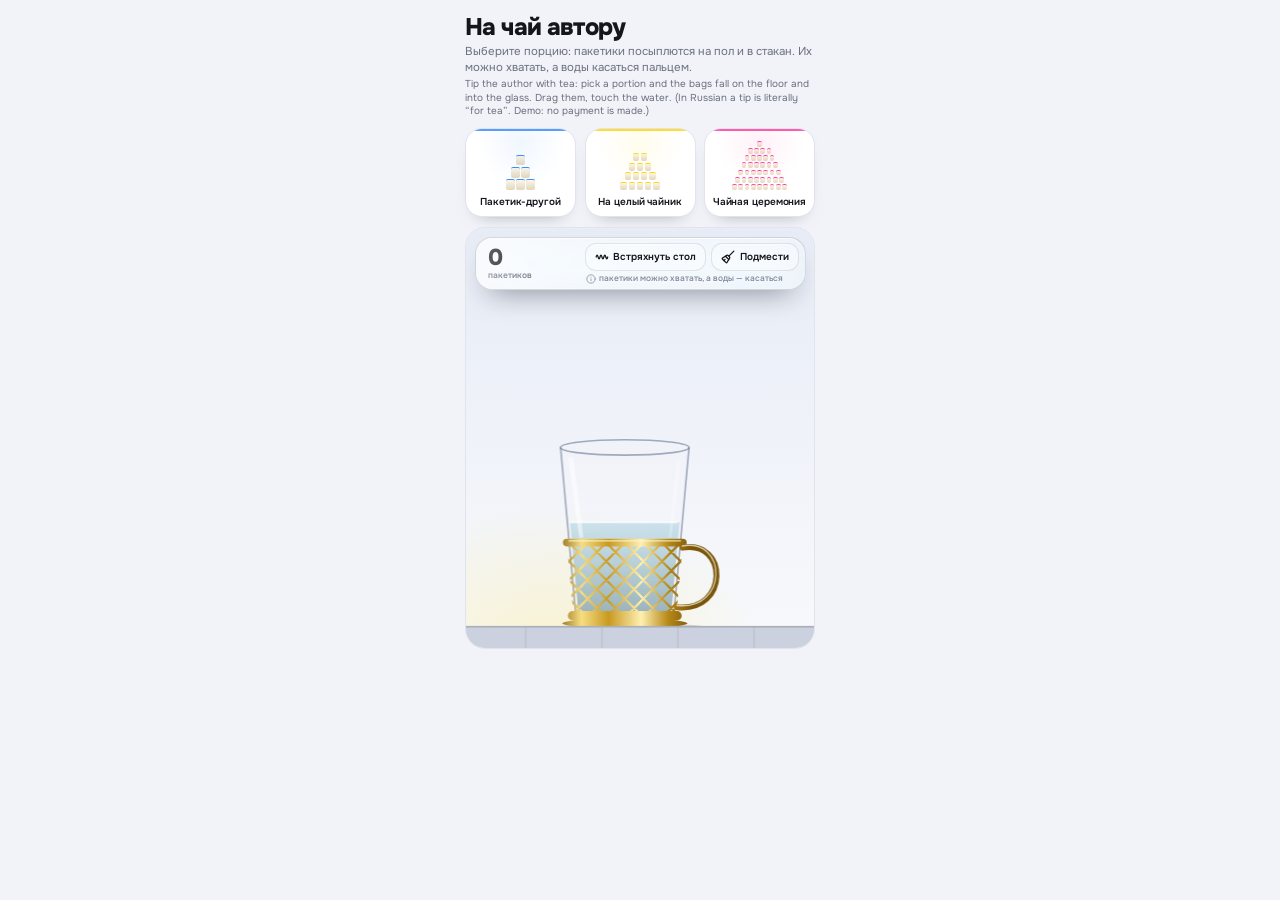
<file: prototypes/tea_station_interactive.html>
<!doctype html>
<html lang="ru"><head><meta charset="utf-8">
<meta name="viewport" content="width=device-width, initial-scale=1, viewport-fit=cover">
<title>На чай автору</title>
<link rel="preconnect" href="https://fonts.googleapis.com"><link rel="preconnect" href="https://fonts.gstatic.com" crossorigin>
<link href="https://fonts.googleapis.com/css2?family=Onest:wght@400;500;600;700;800&display=swap" rel="stylesheet">
<style>
:root{--bg:#F1F3F8;--card:#fff;--sky1:#E7ECF6;--sky2:#F8F9FC;--floor:#CBD1DE;--edge:rgba(60,80,115,.45);--ink:#15161C;--mute:#6B7080;--line:#E1E4EC;--ac:#FFD60A;box-sizing:border-box;padding-top:env(safe-area-inset-top,0px);padding-bottom:env(safe-area-inset-bottom,0px)}
@media(prefers-color-scheme:dark){:root:not([data-theme="light"]){--bg:#0D0F14;--card:#171920;--sky1:#10131A;--sky2:#1B1F2A;--floor:#262B38;--edge:rgba(190,215,255,.55);--ink:#F3F4F8;--mute:#8E93A3;--line:#272A35}}
:root[data-theme="dark"]{--bg:#0D0F14;--card:#171920;--sky1:#10131A;--sky2:#1B1F2A;--floor:#262B38;--edge:rgba(190,215,255,.55);--ink:#F3F4F8;--mute:#8E93A3;--line:#272A35}
*{box-sizing:border-box;-webkit-tap-highlight-color:transparent}
html{scroll-padding-top:env(safe-area-inset-top,0px)}
body{margin:0;min-height:100vh;background:var(--bg);color:var(--ink);font:400 12px/1.35 Onest,system-ui,sans-serif}
button{font:inherit;color:inherit;cursor:pointer}
.wrap{max-width:374px;margin:0 auto;padding:15px 12px 17px;display:grid;gap:10px}
h1{margin:0;font-size:24px;line-height:1.05;font-weight:800;letter-spacing:-.035em}
.sub{margin:4px 0 0;color:var(--mute);font-size:11.5px}.sub small{display:block;margin-top:2px;font-size:10px}
.chips{display:grid;grid-template-columns:repeat(3,1fr);gap:8.5px}
.chip{--t:#3A8DFF;position:relative;overflow:hidden;border:1px solid var(--line);background:var(--card);border-radius:17px;padding:8px 6px 9px;display:grid;justify-items:center;transition:transform .15s,box-shadow .25s;box-shadow:inset 0 1px 0 rgba(255,255,255,.5),0 8.5px 18px -14px rgba(20,22,30,.55)}
.chip::before{content:"";position:absolute;left:0;right:0;top:0;height:2.5px;background:var(--t);opacity:.85}
.chip::after{content:"";position:absolute;left:50%;top:-24px;width:96px;height:75px;margin-left:-48px;background:radial-gradient(circle,var(--t) 0%,transparent 72%);opacity:.07;transition:opacity .3s;pointer-events:none}
.chip:hover::after,.chip.pop::after{opacity:.16}
.pile{height:50px;display:flex;flex-direction:column-reverse;align-items:center;gap:1.5px;margin-top:3px}
.pile div{display:flex;gap:1.5px}
.pile i{width:var(--s);height:calc(var(--s)*1.2);border-radius:2px;background:linear-gradient(#FCF7EA,#E3D6BC);border-top:1.5px solid var(--t)}
.chip small{font-size:10px;font-weight:600;text-align:center;line-height:1.15;margin-top:6px;white-space:nowrap;display:block;letter-spacing:-.01em}
.chip:active{transform:scale(.96)}.chip.pop{animation:pp .5s cubic-bezier(.3,1.6,.5,1)}
.chip.pop .pile i{animation:jg .5s calc(var(--r)*45ms) cubic-bezier(.3,1.8,.5,1)}
@keyframes jg{40%{transform:translateY(-5px)}}
@keyframes pp{40%{transform:scale(1.05)}}
.stage{position:relative;border-radius:20px;overflow:hidden;background:linear-gradient(var(--sky1),var(--sky2));border:1px solid var(--line)}
canvas{position:relative;z-index:1;display:block;width:100%;touch-action:none;cursor:grab}canvas:active{cursor:grabbing}
.gp{position:absolute;z-index:3;left:8.5px;right:8.5px;top:8.5px;display:flex;align-items:center;gap:7px;padding:5px 6px 5px 12px;border-radius:17px;background:linear-gradient(135deg,color-mix(in srgb,var(--card) 52%,transparent),color-mix(in srgb,var(--card) 12%,transparent));border:1px solid color-mix(in srgb,var(--ink) 14%,transparent);backdrop-filter:blur(20px) saturate(1.9) brightness(1.05);-webkit-backdrop-filter:blur(20px) saturate(1.9) brightness(1.05);box-shadow:0 14px 30px -15px rgba(10,14,30,.55),inset 0 1px 0 rgba(255,255,255,.6),inset 0 -1px 0 rgba(255,255,255,.14)}
.gp::before{content:"";position:absolute;inset:0;border-radius:inherit;background:linear-gradient(115deg,rgba(255,255,255,.34),transparent 40%);pointer-events:none}
.cnt{display:grid;line-height:1;min-width:46px}.cnt b{font-size:23px;font-weight:800;letter-spacing:-.05em;display:inline-block;transform-origin:left bottom}.cnt span{font-size:8.5px;font-weight:600;color:var(--mute);margin-top:2.5px}
.cnt b.bump{animation:bm .35s cubic-bezier(.3,1.7,.5,1)}@keyframes bm{40%{transform:scale(1.28)}}
.gp .sp{flex:1}
.gp-col{display:flex;flex-direction:column;align-items:flex-start;gap:3px}
.gp-btns{display:flex;align-items:center;gap:5px}
.gb{display:inline-flex;align-items:center;gap:4.5px;height:28px;padding:0 9px;border:1px solid color-mix(in srgb,var(--ink) 10%,transparent);background:color-mix(in srgb,var(--card) 32%,transparent);box-shadow:inset 0 1px 0 rgba(255,255,255,.5);border-radius:11px;font-weight:600;font-size:10px;line-height:1;white-space:nowrap;transition:transform .12s,background .2s}
.gb:hover{background:color-mix(in srgb,var(--card) 85%,transparent)}.gb:active{transform:scale(.94)}.gb svg{flex:none}
.gb .lbl{font-size:10px;font-weight:600;line-height:1}
.gp-info{display:flex;align-items:center;gap:3.5px;font-size:8.5px;font-weight:500;color:var(--mute);opacity:.85;line-height:1.2;padding-left:1px}
.gp-info svg{flex:none;opacity:.8}
@media(max-width:350px){.gb .lbl{display:none}.gb{padding:0 6px}.gp-info{font-size:8px}}
.ts{position:absolute;z-index:4;left:50%;top:71px;transform:translate(-50%,0);background:var(--ink);color:var(--bg);font-weight:700;font-size:11px;padding:6px 11px;border-radius:99px;white-space:nowrap;opacity:0;pointer-events:none}
.ts.on{animation:tt 2.4s ease both}
@keyframes tt{0%{opacity:0;transform:translate(-50%,10px)}12%,80%{opacity:1;transform:translate(-50%,0)}100%{opacity:0;transform:translate(-50%,-8px)}}
.stage::before{content:"";position:absolute;inset:0;pointer-events:none;background:radial-gradient(306px 204px at 24% 100%,color-mix(in srgb,#FFD60A 18%,transparent),transparent 70%)}
button:focus-visible{outline:2px solid #3B82F6;outline-offset:2px}
@media(prefers-reduced-motion:reduce){.ts.on{animation:none;opacity:1}*{transition:none!important}}
</style></head>
<body>
<div class="wrap">
 <div><h1>На чай автору</h1><p class="sub">Выберите порцию: пакетики посыплются на пол и в стакан. Их можно хватать, а воды касаться пальцем.<small>Tip the author with tea: pick a portion and the bags fall on the floor and into the glass. Drag them, touch the water. (In Russian a tip is literally “for tea”. Demo: no payment is made.)</small></p></div>
 <div class="chips" id="chips"></div>
 <div class="stage">
  <canvas id="c" aria-label="Чайные пакетики падают на пол и в стакан с водой"></canvas>
  <div class="gp">
   <div class="cnt"><b id="tt">0</b><span id="tn">пакетиков</span></div>
   <div class="sp"></div>
   <div class="gp-col">
    <div class="gp-btns">
     <button class="gb" id="sk" aria-label="Встряхнуть стол">
      <svg width="14" height="14" viewBox="0 0 24 24" fill="none" stroke="currentColor" stroke-width="2.2" stroke-linecap="round" stroke-linejoin="round">
       <path d="M2 12c1.1-4 2.2-4 3.3 0s2.2 4 3.3 0 2.2-4 3.3 0 2.2 4 3.3 0 2.2-4 3.3 0 2.2 4 3.3 0"/>
      </svg>
      <span class="lbl">Встряхнуть стол</span>
     </button>
     <button class="gb" id="rs" aria-label="Подмести">
      <svg width="14" height="14" viewBox="0 0 24 24" fill="none" stroke="currentColor" stroke-width="2.2" stroke-linecap="round" stroke-linejoin="round">
       <path d="M13.5 10.5 22 2"/>
       <path d="M14.734 13.841a2 2 0 0 0-.314-2.42L12.58 9.58a2 2 0 0 0-2.421-.314l-7.657 4.461A1 1 0 0 0 2.3 15.3l6.403 6.403a1 1 0 0 0 1.571-.204z"/>
       <path d="m5 18 2-2"/>
       <path d="m7.699 10.7 5.602 5.601"/>
      </svg>
      <span class="lbl">Подмести</span>
     </button>
    </div>
    <div class="gp-info">
     <svg width="10" height="10" viewBox="0 0 24 24" fill="none" stroke="currentColor" stroke-width="2.2" stroke-linecap="round" stroke-linejoin="round"><circle cx="12" cy="12" r="10"/><path d="M12 16v-4"/><path d="M12 8h.01"/></svg>
     <span>пакетики можно хватать, а воды — касаться</span>
    </div>
   </div>
  </div>
  <div class="ts" id="ts"></div>
 </div>
</div>
<script>
const $=s=>document.querySelector(s),cv=$('#c'),x=cv.getContext('2d'),RM=matchMedia('(prefers-reduced-motion:reduce)').matches,R=Math.random;

// Коэффициент пропорционального уменьшения (ровно 85% от исходного размера)
const SCALE = 0.85;

// Пирамидки пакетиков в кнопках масштабированы строго на 0.85
const TIERS=[
  {n:6, d:2000, s:10.5*SCALE, t:'Пакетик-другой', c:'#3A8DFF'},
  {n:14, d:2800, s:7.8*SCALE, t:'На целый чайник', c:'#FFD60A'},
  {n:40, d:4200, s:5.6*SCALE, t:'Чайная церемония', c:'#FF3FA0'}
], TCOL={6:'#3A8DFF', 14:'#FFD60A', 40:'#FF3FA0'};

// Физика PBD и геометрия
const G=2000,SUB=8,MU=.6,CR=13,II=1/508,NW=30,A0=13800,LC=[[-12,-17],[12,-17],[-12,0],[12,0],[-12,17],[12,17]];
let W,H,FL,cx,rimY,dpr,floor='#CBD1DE',edge='rgba(60,80,115,.45)',SEG=[],B=[],dust=[],drops=[],pud=[],steam=[],drag=null,ptr={x:0,y:0},total=0,count=0;
let lv=0,Aw=A0,tea=0,hs=new Float32Array(NW),vs=new Float32Array(NW);
const hw=y=>58+18*((FL-14-y)/196)-3;

function rs(){
 const r=cv.parentNode.getBoundingClientRect();dpr=devicePixelRatio||1;
 const H_css = Math.max(350, Math.min(420, (innerHeight - r.top - scrollY - 50) * SCALE));
 cv.style.height = H_css + 'px';
 cv.width = r.width * dpr;
 cv.height = H_css * dpr;

 x.setTransform(dpr * SCALE, 0, 0, dpr * SCALE, 0, 0);

 W = r.width / SCALE;
 H = H_css / SCALE;
 FL = H - 26;
 cx = W / 2 - 18;
 rimY = FL - 210;

 const cs=getComputedStyle(document.documentElement);
 floor=cs.getPropertyValue('--floor').trim()||floor;
 edge=cs.getPropertyValue('--edge').trim()||edge;
 const y0=FL-98,y1=FL-12,P0=[cx+hw(y0+6)+6,y0+6],C1=[cx+122,y0-4],C2=[cx+124,y1-4],P3=[cx+hw(y1-10)+6,y1-10];
 const bz=t=>{const a=(1-t)**3,b=3*t*(1-t)**2,c=3*t*t*(1-t),d=t**3;return[a*P0[0]+b*C1[0]+c*C2[0]+d*P3[0],a*P0[1]+b*C1[1]+c*C2[1]+d*P3[1]]};
 const hp=[0,.25,.5,.75,1].map(bz);
 SEG=[[cx-76,rimY,cx-58,FL-14],[cx+76,rimY,cx+58,FL-14],[cx-58,FL-14,cx+58,FL-14],[cx-72,FL-8,cx-72,FL],[cx+72,FL-8,cx+72,FL]];
 for(let i=0;i<4;i++)SEG.push([...hp[i],...hp[i+1]]);
 lv=FL-14-Aw/128;
}
addEventListener('resize',rs);matchMedia('(prefers-color-scheme:dark)').addEventListener('change',rs);rs();

/* ---------- rigid bags: 6 circles each, position-based solver with friction ---------- */
const wp=(b,l)=>[b.x+l[0]*b.cs-l[1]*b.sn,b.y+l[0]*b.sn+l[1]*b.cs];
const pp=(b,l)=>[b.px+l[0]*b.pc-l[1]*b.ps,b.py+l[0]*b.ps+l[1]*b.pc];
function con(A,pA,C,pC,nx,ny,d,la,lc){
 const tx=-ny,ty=nx,ax=pA[0]-A.x,ay=pA[1]-A.y;let bx=0,by=0;
 let wn=1+II*(ax*ny-ay*nx)**2,wt=1+II*(ax*ty-ay*tx)**2;
 const qa=pp(A,la);let dt=(pA[0]-qa[0])*tx+(pA[1]-qa[1])*ty;
 if(C){bx=pC[0]-C.x;by=pC[1]-C.y;wn+=1+II*(bx*ny-by*nx)**2;wt+=1+II*(bx*ty-by*tx)**2;const qc=pp(C,lc);dt-=(pC[0]-qc[0])*tx+(pC[1]-qc[1])*ty}
 const lim=MU*d,c=Math.max(-lim,Math.min(lim,dt)),ln=d/wn,lt=-c/wt,Px=nx*ln+tx*lt,Py=ny*ln+ty*lt;
 A.x+=Px;A.y+=Py;A.a+=II*(ax*Py-ay*Px);A.cs=Math.cos(A.a);A.sn=Math.sin(A.a);
 if(C){C.x-=Px;C.y-=Py;C.a-=II*(bx*Py-by*Px);C.cs=Math.cos(C.a);C.sn=Math.sin(C.a)}
}
function seg(A,la,p,s){
 const dx=s[2]-s[0],dy=s[3]-s[1],t=Math.max(0,Math.min(1,((p[0]-s[0])*dx+(p[1]-s[1])*dy)/(dx*dx+dy*dy))),ex=p[0]-s[0]-dx*t,ey=p[1]-s[1]-dy*t,d2=ex*ex+ey*ey,r=CR+4;
 if(d2<r*r&&d2>1e-6){const q=Math.sqrt(d2);con(A,p,null,null,ex/q,ey/q,r-q,la)}
}
function step(dt){
 const h=dt/SUB;
 for(let s=0;s<SUB;s++){
  for(const b of B){const dg=b.f*h*5;b.px=b.x;b.py=b.y;b.pa=b.a;b.pc=b.cs;b.ps=b.sn;b.vy+=G*h*(1-1.35*b.f);b.vx*=1-dg;b.vy*=1-dg;b.w*=1-dg*.8;b.x+=b.vx*h;b.y+=b.vy*h;b.a+=b.w*h;b.cs=Math.cos(b.a);b.sn=Math.sin(b.a)}
  if(drag){const b=drag.b,gx=b.x+drag.lx*b.cs-drag.ly*b.sn,gy=b.y+drag.lx*b.sn+drag.ly*b.cs;b.x+=(ptr.x-gx)*.45;b.y+=(ptr.y-gy)*.45}
  for(let i=0;i<B.length;i++){
   const A=B[i],near=Math.abs(A.x-cx)<150&&A.y>rimY-70;
   for(let j=i+1;j<B.length;j++){
    const C=B[j],dx=A.x-C.x,dy=A.y-C.y;if(dx*dx+dy*dy>6084)continue;
    for(const la of LC)for(const lc of LC){
     const pa=wp(A,la),pc=wp(C,lc),ex=pa[0]-pc[0],ey=pa[1]-pc[1],d2=ex*ex+ey*ey;
     if(d2<4*CR*CR&&d2>1e-6){const q=Math.sqrt(d2);con(A,pa,C,pc,ex/q,ey/q,2*CR-q,la,lc)}
    }
   }
   for(const la of LC){
    let p=wp(A,la);
    if(p[1]+CR>FL){if(A.vy>380&&A.t0<=0){A.t0=.3;for(let k=0;k<5;k++)dust.push({x:p[0],y:FL,vx:(R()-.5)*170,vy:-R()*120,l:1})}con(A,p,null,null,0,-1,p[1]+CR-FL,la);p=wp(A,la)}
    if(p[0]-CR<0)con(A,p,null,null,1,0,CR-p[0],la);else if(p[0]+CR>W)con(A,p,null,null,-1,0,p[0]+CR-W,la);
    if(near)for(const s of SEG)seg(A,la,wp(A,la),s);
   }
  }
  for(const b of B){
   b.vx=(b.x-b.px)/h*.9996;b.vy=(b.y-b.py)/h*.9996;b.w=(b.a-b.pa)/h*.995;
   const v=Math.hypot(b.vx,b.vy);if(v>2600){b.vx*=2600/v;b.vy*=2600/v}
  }
 }
}

/* ---------- water: wave field + displacement + overflow + splashes + puddles ---------- */
function splash(xw,a){const h0=hw(lv);for(let i=0;i<NW;i++){const d=(cx-h0+2*h0*i/(NW-1)-xw)/16;vs[i]-=a*Math.exp(-d*d)}}
const surfY=xw=>{const h0=hw(lv);return lv-hs[Math.max(0,Math.min(NW-1,Math.round((xw-cx+h0)/(2*h0)*(NW-1))))]};
function puddle(px){let p=pud.find(q=>Math.abs(q.x-px)<24);if(p)p.a+=60;else{pud.push({x:px,a:60,w:6});if(pud.length>40)pud.shift()}}
function water(dt){
 const f=dt*60;let disp=0,wet=0;
 for(const b of B){
  b.f=0;if(Math.abs(b.x-cx)>110||b.y<rimY-40||b.y>FL)continue;
  let n=0;for(const l of LC){const p=wp(b,l);if(Math.abs(p[0]-cx)<hw(p[1])+4&&p[1]+CR>lv)n+=Math.max(0,Math.min(1,(p[1]+CR-lv)/(2*CR)))}
  b.f=n/6;disp+=n*531;wet+=b.f;if(b.f>.2)b.wt=Math.min(1,b.wt+dt*.6);
  const sub=b.f>.3;if(sub&&!b.sub&&Math.abs(b.vy)>150){splash(b.x,Math.min(Math.abs(b.vy)*.012,14));for(let i=0;i<7;i++)drops.push({x:b.x+(R()-.5)*30,y:lv-2,vx:(R()-.5)*170,vy:-(120+R()*260),in:1})}b.sub=sub;
 }
 tea=Math.min(.92,tea+wet*dt*.03);
 let L=FL-14-(Aw+disp)/128;
 if(L<rimY+4){if((rimY+4-L)*128>40&&R()<.5){const sd=R()<.5?-1:1;Aw-=60;drops.push({x:cx+sd*80,y:rimY-2,vx:sd*(50+R()*90),vy:-40-R()*60,in:0})}L=rimY+4}
 lv+=(L-lv)*Math.min(1,dt*6);
 for(let i=0;i<NW;i++)vs[i]+=(-.035*hs[i]-.025*vs[i])*f;
 for(let i=0;i<NW;i++)hs[i]=Math.max(-30,Math.min(26,hs[i]+vs[i]*f));
 for(let p=0;p<3;p++){const ld=[],rd=[];for(let i=0;i<NW;i++){ld[i]=i?.25*(hs[i]-hs[i-1]):0;rd[i]=i<NW-1?.25*(hs[i]-hs[i+1]):0}for(let i=0;i<NW;i++){if(i){vs[i-1]+=ld[i];hs[i-1]+=ld[i]}if(i<NW-1){vs[i+1]+=rd[i];hs[i+1]+=rd[i]}}}
 for(let i=drops.length-1;i>=0;i--){
  const d=drops[i];d.vy+=G*dt;d.x+=d.vx*dt;d.y+=d.vy*dt;
  if(d.in&&d.y>rimY){const w=hw(d.y);if(Math.abs(d.x-cx)>w){d.x=cx+Math.sign(d.x-cx)*w;d.vx*=-.35}}
  if(d.y>FL-3){puddle(d.x);drops.splice(i,1)}
  else if(d.in&&d.vy>0&&d.y>rimY&&d.y>surfY(d.x)){splash(d.x,1.2);drops.splice(i,1)}
 }
 for(const p of pud)p.w+=(Math.min(70,10+Math.sqrt(p.a)*2.6)-p.w)*Math.min(1,dt*1.5);
 if(tea>.12&&R()<.25)steam.push({x:cx+(R()-.5)*hw(lv)*1.5,y:lv-4,l:0,s:10+R()*9,ph:R()*6.3});
 for(let i=steam.length-1;i>=0;i--){const s=steam[i];s.l+=dt*.5;s.y-=26*dt;s.x+=Math.sin(s.l*9+s.ph)*8*dt;if(s.l>1)steam.splice(i,1)}
}

/* ---------- tips ---------- */
function spawn(s,y){
 const a=(R()-.5)*1.2,px=R()<.5?cx+(R()-.5)*90:W*.1+R()*W*.8;
 const yy=y??-60,ax=px+26*Math.sin(a),ay=yy-26*Math.cos(a),rp=d=>({x:ax,y:ay+d,px:ax,py:ay+d});
 B.push({x:px,y:yy,a,vx:(R()-.5)*60,vy:R()*100,w:(R()-.5)*3,px:0,py:0,pa:a,cs:Math.cos(a),sn:Math.sin(a),pc:1,ps:0,t:s,t0:0,f:0,wt:0,sub:false,r1:rp(10),r2:rp(24)});
 count++;ui();if(B.length>160)B.shift();
}
function rope(dt){
 const g=G*dt*dt;
 for(const b of B){
  const ax=b.x+26*b.sn,ay=b.y-26*b.cs,dm=b.f>0?.9:.972;
  for(const p of [b.r1,b.r2]){const vx=(p.x-p.px)*dm,vy=(p.y-p.py)*dm;p.px=p.x;p.py=p.y;p.x+=vx;p.y+=vy+g*(1-1.3*b.f)}
  for(let k=0;k<3;k++){
   let dx=b.r1.x-ax,dy=b.r1.y-ay,d=Math.hypot(dx,dy)||1,s=(d-14)/d;b.r1.x-=dx*s;b.r1.y-=dy*s;
   dx=b.r2.x-b.r1.x;dy=b.r2.y-b.r1.y;d=Math.hypot(dx,dy)||1;s=(d-17)/d*.5;b.r1.x+=dx*s;b.r1.y+=dy*s;b.r2.x-=dx*s;b.r2.y-=dy*s;
  }
  if(b.r1.y>FL-3)b.r1.y=FL-3;if(b.r2.y>FL-4)b.r2.y=FL-4;
 }
}
function sim(dt){water(dt);step(dt);rope(dt);for(const b of B)b.t0-=dt;for(let i=dust.length-1;i>=0;i--){const d=dust[i];d.vy+=500*dt;d.x+=d.vx*dt;d.y+=d.vy*dt;d.l-=dt*2;if(d.l<=0)dust.splice(i,1)}}
function tip(T){
 const n=T.n,s=n,pl=n%10==1&&n%100!=11?'пакетик':n%10>1&&n%10<5&&(n%100<12||n%100>14)?'пакетика':'пакетиков';
 if(RM){for(let i=0;i<n;i++)spawn(s,-60-i*70);for(let k=0;k<500;k++)sim(1/60)}
 else for(let i=0;i<n;i++)setTimeout(()=>spawn(s),i*T.d/n+R()*90);
 const t=$('#ts');t.textContent=`+${n} ${pl}. Спасибо! 💛`;t.classList.remove('on');void t.offsetWidth;t.classList.add('on');
}
const ui=()=>{const b=$('#tt'),a=count%10,c=count%100;b.textContent=count;b.classList.remove('bump');void b.offsetWidth;b.classList.add('bump');$('#tn').textContent=a==1&&c!=11?'пакетик':a>1&&a<5&&(c<12||c>14)?'пакетика':'пакетиков'};

/* ---------- drawing ---------- */
const wc=(k,a)=>`rgba(${(170+26*tea)*k|0},${(215-105*tea)*k|0},${(235-195*tea)*k|0},${a})`;
function bag(b){
 x.save();x.translate(b.x,b.y);x.rotate(b.a);
 const g=x.createLinearGradient(-25,-30,25,30);g.addColorStop(0,'#FCF7EA');g.addColorStop(1,'#E6D9C0');
 x.fillStyle=g;x.strokeStyle='#BFAE8F';x.lineWidth=1.4;x.beginPath();x.roundRect(-25,-30,50,60,13);x.fill();x.stroke();
 x.fillStyle=`rgba(150,85,25,${.2+b.wt*.5})`;x.beginPath();x.roundRect(-24,-29,48,58,12);x.fill();
 x.fillStyle='rgba(0,0,0,.05)';x.beginPath();x.roundRect(-25,-30,50,15,[13,13,0,0]);x.fill();
 x.strokeStyle='#BFAE8F';x.lineWidth=1.2;x.setLineDash([3,3]);x.beginPath();x.moveTo(-20,-15);x.lineTo(20,-15);x.stroke();x.setLineDash([]);
 x.restore();
 tag(b);
}
function tag(b){
 const ax=b.x+26*b.sn,ay=b.y-26*b.cs,p=b.r1,q=b.r2;
 x.strokeStyle='rgba(110,92,72,.95)';x.lineWidth=1.5;x.beginPath();x.moveTo(ax,ay);x.quadraticCurveTo(p.x,p.y,q.x,q.y);x.stroke();
 x.save();x.translate(q.x,q.y);x.rotate(Math.atan2(-(q.x-p.x),q.y-p.y));
 x.fillStyle=TCOL[b.t];x.beginPath();x.roundRect(-11,-3,22,28,4);x.fill();x.strokeStyle='rgba(0,0,0,.22)';x.lineWidth=1;x.stroke();
 x.fillStyle='rgba(0,0,0,.2)';x.beginPath();x.arc(0,3,2.2,0,6.3);x.fill();
 x.fillStyle='rgba(255,255,255,.92)';x.beginPath();x.moveTo(0,21);x.quadraticCurveTo(-7,15,0,9);x.quadraticCurveTo(7,15,0,21);x.fill();
 x.restore();
}
function drawWater(){
 const h0=hw(lv),bot=FL-17,pts=[];
 for(let i=0;i<NW;i++)pts.push([cx-h0+2*h0*i/(NW-1),lv-hs[i]]);
 const g=x.createLinearGradient(0,lv-20,0,bot);g.addColorStop(0,wc(1,.5+.2*tea));g.addColorStop(1,wc(.72,.78+.1*tea));
 x.beginPath();x.moveTo(cx-55,bot);x.lineTo(pts[0][0],pts[0][1]);
 for(let i=1;i<NW-1;i++)x.quadraticCurveTo(pts[i][0],pts[i][1],(pts[i][0]+pts[i+1][0])/2,(pts[i][1]+pts[i+1][1])/2);
 x.lineTo(pts[NW-1][0],pts[NW-1][1]);x.lineTo(cx+55,bot);x.closePath();x.fillStyle=g;x.fill();
 x.strokeStyle='rgba(255,255,255,.7)';x.lineWidth=2;x.beginPath();x.moveTo(pts[0][0],pts[0][1]);
 for(let i=1;i<NW-1;i++)x.quadraticCurveTo(pts[i][0],pts[i][1],(pts[i][0]+pts[i+1][0])/2,(pts[i][1]+pts[i+1][1])/2);x.stroke();
 for(const s of steam){const a=Math.sin(Math.min(s.l*3,1)*1.57)*(1-s.l)*.2,r=s.s*(1+s.l*2.4),gr=x.createRadialGradient(s.x,s.y,0,s.x,s.y,r);gr.addColorStop(0,`rgba(190,195,210,${a})`);gr.addColorStop(1,'rgba(190,195,210,0)');x.fillStyle=gr;x.beginPath();x.arc(s.x,s.y,r,0,6.3);x.fill()}
 for(const d of drops){x.fillStyle=wc(.9,.85);x.beginPath();x.arc(d.x,d.y,4,0,6.3);x.fill();x.fillStyle='rgba(255,255,255,.8)';x.beginPath();x.arc(d.x-1.2,d.y-1.2,1.2,0,6.3);x.fill()}
}
function holder(){
 const y0=FL-98,y1=FL-12,mg=x.createLinearGradient(cx-80,0,cx+80,0);
 [[0,'#8A6410'],[.18,'#F7DE82'],[.38,'#C99A22'],[.62,'#FFF0B0'],[.82,'#B88A1A'],[1,'#7A5608']].forEach(([o,c])=>mg.addColorStop(o,c));
 x.save();x.beginPath();x.moveTo(cx-hw(y0)-6,y0);x.lineTo(cx+hw(y0)+6,y0);x.lineTo(cx+hw(y1)+6,y1);x.lineTo(cx-hw(y1)-6,y1);x.closePath();x.clip();
 x.strokeStyle=mg;x.lineWidth=2.6;x.beginPath();for(let k=-9;k<10;k++){x.moveTo(cx+k*22,y0);x.lineTo(cx+k*22+86,y1);x.moveTo(cx+k*22,y0);x.lineTo(cx+k*22-86,y1)}x.stroke();x.restore();
 x.lineCap='round';x.strokeStyle=mg;x.lineWidth=9;x.beginPath();x.moveTo(cx-hw(y0)-6,y0);x.lineTo(cx+hw(y0)+6,y0);x.stroke();
 x.lineWidth=11;x.beginPath();x.moveTo(cx-hw(y1)-7,y1);x.lineTo(cx+hw(y1)+7,y1);x.stroke();
 x.strokeStyle='rgba(255,246,200,.8)';x.lineWidth=1.6;x.beginPath();x.moveTo(cx-hw(y0)-3,y0-2);x.lineTo(cx+hw(y0)+3,y0-2);x.stroke();
 x.fillStyle=mg;x.beginPath();x.ellipse(cx,FL-3,74,6,0,0,6.3);x.fill();
 x.strokeStyle=mg;x.lineWidth=7;x.beginPath();x.moveTo(cx+hw(y0+6)+6,y0+6);x.bezierCurveTo(cx+122,y0-4,cx+124,y1-4,cx+hw(y1-10)+6,y1-10);x.stroke();
 x.strokeStyle='rgba(255,255,255,.65)';x.lineWidth=1.6;x.beginPath();x.moveTo(cx+hw(y0+6)+6,y0+4);x.bezierCurveTo(cx+121,y0-6,cx+123,y1-6,cx+hw(y1-10)+6,y1-12);x.stroke();
 x.lineCap='butt';
}
function glass(){
 x.beginPath();x.moveTo(cx-76,rimY);x.lineTo(cx-58,FL-14);x.lineTo(cx+58,FL-14);x.lineTo(cx+76,rimY);
 x.strokeStyle=edge;x.lineWidth=2;x.stroke();x.fillStyle='rgba(255,255,255,.07)';x.fill();
 x.fillStyle='rgba(255,255,255,.22)';x.beginPath();x.moveTo(cx-58,FL-14);x.lineTo(cx+58,FL-14);x.lineTo(cx+56,FL-5);x.lineTo(cx-56,FL-5);x.fill();
 x.fillStyle='rgba(255,255,255,.5)';x.beginPath();x.moveTo(cx-67,rimY+12);x.lineTo(cx-61,rimY+12);x.lineTo(cx-49,FL-104);x.lineTo(cx-54,FL-104);x.fill();
 x.fillStyle='rgba(255,255,255,.25)';x.beginPath();x.moveTo(cx+62,rimY+16);x.lineTo(cx+66,rimY+16);x.lineTo(cx+55,FL-104);x.lineTo(cx+52,FL-104);x.fill();
 x.strokeStyle=edge;x.lineWidth=2;x.beginPath();x.ellipse(cx,rimY,76,9,0,0,Math.PI);x.stroke();
 holder();
}
function draw(){
 x.clearRect(0,0,W,H);
 x.fillStyle='rgba(60,60,80,.16)';for(const b of B){x.beginPath();x.ellipse(b.x,FL+3,26,4,0,0,6.3);x.fill()}
 x.fillStyle='rgba(60,60,80,.2)';x.beginPath();x.ellipse(cx+10,FL+4,100,7,0,0,6.3);x.fill();
 x.strokeStyle=edge;x.lineWidth=2;x.beginPath();x.ellipse(cx,rimY,76,9,0,Math.PI,2*Math.PI);x.stroke();
 for(const b of B)bag(b);
 drawWater();glass();
 for(const d of dust){x.fillStyle=`rgba(150,100,50,${d.l*.6})`;x.beginPath();x.arc(d.x,d.y,2+(1-d.l)*3,0,6.3);x.fill()}
 x.fillStyle=floor;x.fillRect(0,FL,W,H-FL);x.fillStyle='rgba(0,0,0,.16)';x.fillRect(0,FL,W,2);
 x.fillStyle='rgba(0,0,0,.08)';for(let i=70;i<W;i+=90)x.fillRect(i,FL+2,1.5,H-FL);
 x.fillStyle=wc(1,.22*tea);x.beginPath();x.ellipse(cx+64,FL+6,66,5,0,0,6.3);x.fill();
 for(const p of pud){const ry=2+Math.min(5,p.w*.07),g=x.createLinearGradient(0,FL+5-ry,0,FL+5+ry);g.addColorStop(0,wc(1.05,.7));g.addColorStop(1,wc(.8,.85));x.fillStyle=g;x.beginPath();x.ellipse(p.x,FL+5,p.w/2,ry,0,0,6.3);x.fill();x.strokeStyle='rgba(255,255,255,.45)';x.lineWidth=1;x.beginPath();x.ellipse(p.x,FL+4,p.w/2-3,ry-1,0,3.6,5.8);x.stroke()}
}
let last=performance.now();
(function loop(n){const dt=Math.min((n-last)/1000,.033);last=n;sim(dt);draw();requestAnimationFrame(loop)})(last);

/* ---------- interaction ---------- */
const pt=e=>{
  const r=cv.getBoundingClientRect();
  return { x:(e.clientX-r.left)/SCALE, y:(e.clientY-r.top)/SCALE };
};
cv.onpointerdown=e=>{
 ptr=pt(e);
 for(let i=B.length-1;i>=0;i--){const b=B[i],dx=ptr.x-b.x,dy=ptr.y-b.y,lx=dx*b.cs+dy*b.sn,ly=-dx*b.sn+dy*b.cs;
  if(Math.abs(lx)<30&&Math.abs(ly)<35){drag={b,lx,ly};cv.setPointerCapture(e.pointerId);break}}
};
cv.onpointermove=e=>{const n=pt(e);if(!drag&&Math.abs(n.x-cx)<hw(lv)&&Math.abs(n.y-lv)<28)splash(n.x,Math.min(Math.hypot(n.x-ptr.x,n.y-ptr.y)*.1,5));ptr=n};
cv.onpointerup=cv.onpointercancel=()=>{drag=null};
const pyr=n=>{let k=1;while(k*(k+1)/2<n)k++;const r=[];for(;n>0;k--){const m=Math.min(k,n);r.push(m);n-=m}return r};
$('#chips').innerHTML=TIERS.map((T,i)=>`<button class="chip" style="--t:${T.c};--s:${T.s}px" data-i="${i}" aria-label="${T.n} пакетиков: ${T.t}"><div class="pile">${pyr(T.n).map((m,r)=>`<div style="--r:${r}">${'<i></i>'.repeat(m)}</div>`).join('')}</div><small>${T.t}</small></button>`).join('');
document.querySelectorAll('.chip').forEach(b=>b.onclick=()=>{tip(TIERS[+b.dataset.i]);b.classList.remove('pop');void b.offsetWidth;b.classList.add('pop')});
$('#sk').onclick=()=>{for(const b of B){b.vy-=500+R()*600;b.vx+=(R()-.5)*500;b.w+=(R()-.5)*8}for(let i=0;i<NW;i++)vs[i]+=(R()-.5)*8};
$('#rs').onclick=()=>{B=[];dust=[];drops=[];pud=[];steam=[];drag=null;Aw=A0;tea=0;hs.fill(0);vs.fill(0);count=0;ui()};
ui();
</script>
</body></html>
</file>
